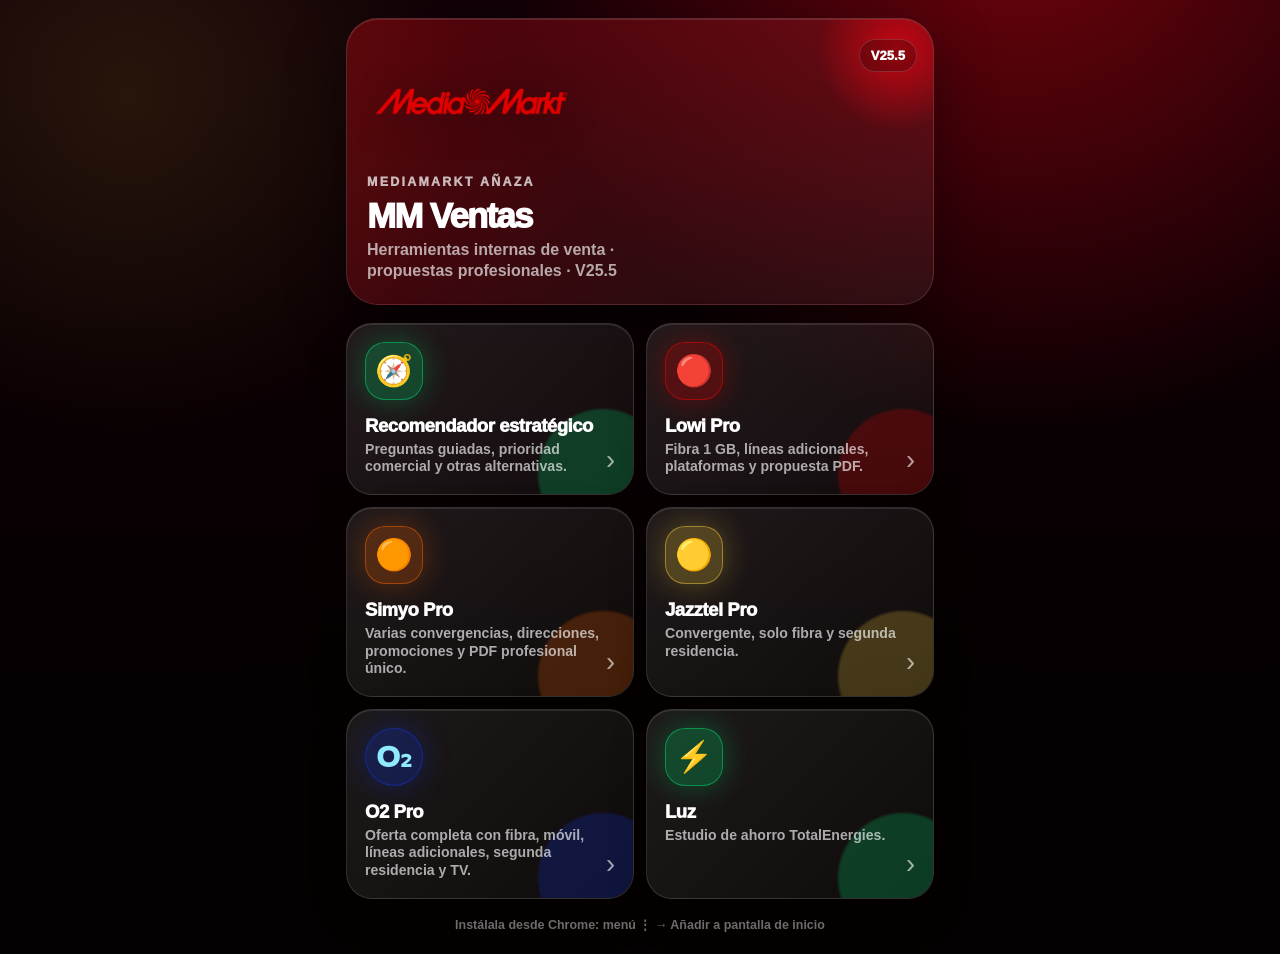
<file: index.html>
<!DOCTYPE html>
<html lang="es">
<head>
  <meta charset="UTF-8" />
  <meta name="viewport" content="width=device-width, initial-scale=1, viewport-fit=cover, maximum-scale=1, user-scalable=no" />
  <meta name="theme-color" content="#090003" />
  <meta name="mobile-web-app-capable" content="yes" />
  <meta name="apple-mobile-web-app-capable" content="yes" />
  <meta name="apple-mobile-web-app-status-bar-style" content="black-translucent" />
  <title>MM Ventas</title>
  <link rel="manifest" href="manifest.webmanifest">
  <link rel="icon" href="assets/icon.svg" type="image/svg+xml">
  <style>
    :root{--bg:#070003;--bg2:#170006;--card:rgba(255,255,255,.075);--stroke:rgba(255,255,255,.13);--text:#fff;--dim:rgba(255,255,255,.65);--mm:#e30613;--green:#00e676;--yellow:#ffd23f;--orange:#ff6600;--blue:#00ccff}
    *{box-sizing:border-box}
    html,body{margin:0;min-height:100%;background:#070003;color:var(--text);font-family:Inter,Segoe UI,Roboto,Arial,sans-serif;-webkit-tap-highlight-color:transparent}
    body{background:radial-gradient(circle at 80% -10%,rgba(227,6,19,.45),transparent 36%),radial-gradient(circle at 10% 10%,rgba(255,210,63,.10),transparent 24%),linear-gradient(180deg,#110006,#050001 70%);overflow-x:hidden}
    .app{min-height:100dvh;padding:calc(env(safe-area-inset-top,0px) + 18px) 16px calc(env(safe-area-inset-bottom,0px) + 22px);display:flex;flex-direction:column;gap:18px}
    .hero{position:relative;overflow:hidden;border:1px solid rgba(255,255,255,.12);border-radius:32px;padding:24px 20px 22px;background:linear-gradient(135deg,rgba(227,6,19,.34),rgba(255,255,255,.06));box-shadow:0 20px 60px rgba(0,0,0,.40),inset 0 1px 0 rgba(255,255,255,.12);animation:heroIn .45s cubic-bezier(.2,.9,.2,1) both}
    .hero:before{content:"";position:absolute;right:-50px;top:-55px;width:170px;height:170px;border-radius:50%;background:radial-gradient(circle,rgba(227,6,19,.75),transparent 68%);filter:blur(2px)}
    .kicker{font-size:.78rem;letter-spacing:.18em;text-transform:uppercase;font-weight:950;color:rgba(255,255,255,.72)}
    h1{font-size:2.18rem;line-height:.95;margin:10px 0 8px;font-weight:1000;letter-spacing:-.05em}
    .sub{color:var(--dim);font-weight:750;font-size:1rem;max-width:300px;line-height:1.3}
    .badge{position:absolute;right:16px;top:20px;border:1px solid rgba(255,255,255,.15);background:rgba(0,0,0,.25);border-radius:999px;padding:8px 11px;font-weight:950;font-size:.82rem}
    .grid{display:grid;grid-template-columns:1fr;gap:12px;animation:cardsIn .5s .08s cubic-bezier(.2,.9,.2,1) both}
    .card{position:relative;display:flex;align-items:center;gap:15px;text-decoration:none;color:var(--text);min-height:104px;padding:18px;border-radius:26px;border:1px solid var(--stroke);background:linear-gradient(135deg,rgba(255,255,255,.10),rgba(255,255,255,.045));box-shadow:0 16px 36px rgba(0,0,0,.26),inset 0 1px 0 rgba(255,255,255,.10);overflow:hidden;transform:translateZ(0);transition:transform .18s ease,background .18s ease,border-color .18s ease}
    .card:active{transform:scale(.975)}
    .card:after{content:"";position:absolute;right:-35px;bottom:-45px;width:130px;height:130px;border-radius:50%;background:var(--accent);opacity:.22;filter:blur(1px)}
    .icon{width:58px;height:58px;border-radius:20px;display:flex;align-items:center;justify-content:center;background:color-mix(in srgb,var(--accent),transparent 76%);border:1px solid color-mix(in srgb,var(--accent),transparent 55%);font-size:1.9rem;box-shadow:0 0 30px color-mix(in srgb,var(--accent),transparent 70%);flex:0 0 auto}
    .meta{min-width:0;z-index:1}.title{font-size:1.16rem;font-weight:1000;margin-bottom:4px;letter-spacing:-.025em}.desc{font-size:.88rem;color:var(--dim);font-weight:700;line-height:1.25}.arrow{margin-left:auto;font-size:1.7rem;color:rgba(255,255,255,.62);z-index:1}
    .footer{margin-top:auto;color:rgba(255,255,255,.42);font-size:.78rem;text-align:center;font-weight:700;animation:fadeIn .5s .2s both}
    @media (min-width:680px){.app{max-width:620px;margin:0 auto}.grid{grid-template-columns:1fr 1fr}.card{min-height:135px;align-items:flex-start;flex-direction:column}.arrow{position:absolute;right:18px;bottom:18px}}
    @keyframes heroIn{from{opacity:0;transform:translateY(20px) scale(.98)}to{opacity:1;transform:none}}@keyframes cardsIn{from{opacity:0;transform:translateY(28px)}to{opacity:1;transform:none}}@keyframes fadeIn{from{opacity:0}to{opacity:1}}
  </style>
</head>
<body>
  <main class="app">
    <section class="hero">
      <!-- En cada actualización: sincronizar la versión de badge, sub y CACHE_NAME en service-worker.js. -->
      <div class="badge">V25.5</div>
      <img src="assets/mediamarkt-logo.png" alt="MediaMarkt" style="width:210px;max-width:68%;height:auto;display:block;margin-bottom:14px;filter:drop-shadow(0 8px 18px rgba(0,0,0,.28))">
      <div class="kicker">MediaMarkt Añaza</div><h1>MM Ventas</h1><div class="sub">Herramientas internas de venta · propuestas profesionales · V25.5</div>
    </section>
    <section class="grid">
      <a class="card" style="--accent:#00e676" href="pages/recomendador.html"><div class="icon">🧭</div><div class="meta"><div class="title">Recomendador estratégico</div><div class="desc">Preguntas guiadas, prioridad comercial y otras alternativas.</div></div><div class="arrow">›</div></a>
      <a class="card" style="--accent:#ff0000" href="pages/lowi.html"><div class="icon">🔴</div><div class="meta"><div class="title">Lowi Pro</div><div class="desc">Fibra 1 GB, líneas adicionales, plataformas y propuesta PDF.</div></div><div class="arrow">›</div></a>
      <a class="card" style="--accent:#ff6600" href="pages/simyo.html"><div class="icon">🟠</div><div class="meta"><div class="title">Simyo Pro</div><div class="desc">Varias convergencias, direcciones, promociones y PDF profesional único.</div></div><div class="arrow">›</div></a>
      <a class="card" style="--accent:#ffd23f" href="pages/jazztel.html"><div class="icon">🟡</div><div class="meta"><div class="title">Jazztel Pro</div><div class="desc">Convergente, solo fibra y segunda residencia.</div></div><div class="arrow">›</div></a>
      <a class="card" style="--accent:#1238ee" href="pages/o2.html"><div class="icon" style="border-radius:50%;font-weight:1000;color:#8feaff">O₂</div><div class="meta"><div class="title">O2 Pro</div><div class="desc">Oferta completa con fibra, móvil, líneas adicionales, segunda residencia y TV.</div></div><div class="arrow">›</div></a>
      <a class="card" style="--accent:#00e676" href="pages/luz.html"><div class="icon">⚡</div><div class="meta"><div class="title">Luz</div><div class="desc">Estudio de ahorro TotalEnergies.</div></div><div class="arrow">›</div></a>
      <!--<a class="card" style="--accent:#43b9ff" href="pages/derivaciones.html"><div class="icon">📊</div><div class="meta"><div class="title">Derivaciones</div><div class="desc">Registro de vendedores, oportunidades y reporte para Teams.</div></div><div class="arrow">›</div></a>-->
    </section>
    <div class="footer install-hint">Instálala desde Chrome: menú ⋮ → Añadir a pantalla de inicio</div>
  </main>
  <script>
    if ('serviceWorker' in navigator) {
      window.addEventListener('load', () => navigator.serviceWorker.register('./service-worker.js').catch(()=>{}));
      if (window.matchMedia('(display-mode: standalone)').matches) document.querySelector('.install-hint')?.remove();
    }
  </script>
</body>
</html>
</file>
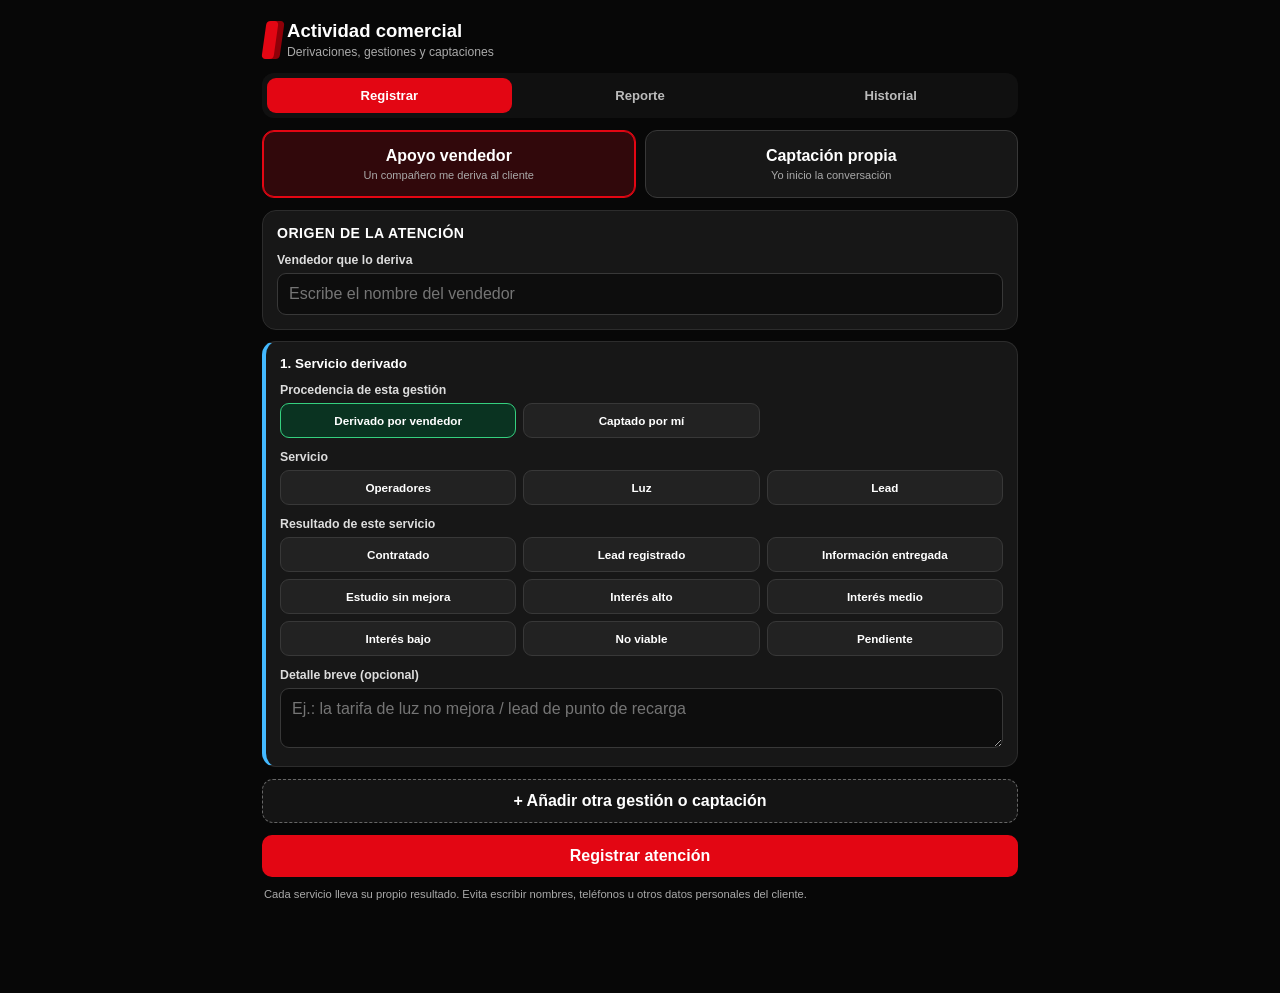
<file: pages/derivaciones.html>
<!DOCTYPE html>
<html lang="es">
<head>
  <meta charset="UTF-8">
  <meta name="viewport" content="width=device-width,initial-scale=1,maximum-scale=1,user-scalable=no">
  <meta name="theme-color" content="#070707">
  <title>Actividad comercial</title>
  <style>
    :root{--bg:#070707;--card:#171717;--card2:#222;--line:#383838;--red:#e30613;--yellow:#ffd400;--blue:#43b9ff;--green:#35d07f;--muted:#aaa;--text:#fff}
    *{box-sizing:border-box}body{margin:0;background:var(--bg);color:var(--text);font-family:"Segoe UI",Arial,sans-serif;min-height:100vh}button,input,textarea{font:inherit}button{cursor:pointer;touch-action:manipulation}.app{width:min(780px,100%);margin:auto;padding:12px 12px 90px}header{display:flex;align-items:center;gap:11px;padding:8px 2px 14px}.mark{width:12px;height:38px;border-radius:4px;background:var(--red);box-shadow:6px 0 0 #8e0008;transform:skew(-8deg)}h1{font-size:1.16rem;margin:0}.subtitle{color:var(--muted);font-size:.76rem;margin-top:3px}.tabs{display:grid;grid-template-columns:repeat(3,1fr);gap:6px;background:#101010;padding:5px;border-radius:12px;position:sticky;top:0;z-index:5}.tab{border:0;border-radius:9px;padding:10px 4px;color:#bbb;background:transparent;font-weight:800;font-size:.82rem}.tab.active{background:var(--red);color:#fff}.view{display:none;padding-top:12px}.view.active{display:block}.source-grid{display:grid;grid-template-columns:1fr 1fr;gap:9px;margin-bottom:12px}.source-btn{border:1px solid var(--line);background:var(--card);color:#fff;border-radius:12px;padding:16px 7px;font-weight:850}.source-btn small{display:block;color:var(--muted);font-size:.69rem;margin-top:4px;font-weight:500}.source-btn.active{border-color:var(--red);background:#31080b;box-shadow:inset 0 0 0 1px var(--red)}.panel,.management{background:var(--card);border:1px solid #2c2c2c;border-radius:14px;padding:14px;margin-bottom:11px}.panel-title{font-size:.88rem;text-transform:uppercase;letter-spacing:.5px;margin:0 0 11px}.management{position:relative;border-left:4px solid var(--blue)}.management.cross{border-left-color:var(--green)}.management-head{display:flex;justify-content:space-between;align-items:center;gap:8px;margin-bottom:4px}.management-title{font-size:.84rem;font-weight:900}.remove{border:0;background:#2a2a2a;color:#ff9298;border-radius:7px;padding:5px 9px}.field-label,label{display:block;color:#ddd;font-size:.77rem;font-weight:750;margin:12px 0 6px}input,textarea{width:100%;border:1px solid var(--line);background:#0d0d0d;color:#fff;border-radius:9px;padding:11px;outline:0}input:focus,textarea:focus{border-color:var(--red)}textarea{min-height:56px;resize:vertical}.chips{display:grid;grid-template-columns:repeat(2,minmax(0,1fr));gap:7px}.chip{border:1px solid var(--line);background:var(--card2);color:#fff;border-radius:9px;padding:10px 5px;font-size:.73rem;font-weight:700}.chip.active{background:#3b0c0f;border-color:var(--red)}.origin-chips .chip.active{background:#0a3321;border-color:var(--green)}.help{color:var(--muted);font-size:.7rem;line-height:1.4;margin:7px 1px}.conditional{display:none}.conditional.show{display:block}.primary,.secondary{border-radius:10px;padding:12px;font-weight:850}.primary{width:100%;border:0;background:var(--red);color:#fff}.secondary{border:1px solid var(--line);background:#252525;color:#fff}.add-management{width:100%;margin:1px 0 12px;border:1px dashed #666;background:#141414;color:#fff;border-radius:11px;padding:12px;font-weight:800}.notice{color:var(--muted);font-size:.7rem;line-height:1.4;margin:10px 2px 0}.stats{display:grid;grid-template-columns:repeat(4,1fr);gap:6px;margin-bottom:10px}.stat{background:var(--card);border:1px solid #292929;border-radius:11px;text-align:center;padding:11px 3px}.stat strong{display:block;font-size:1.35rem}.stat span{color:var(--muted);font-size:.59rem}.report{background:linear-gradient(145deg,#1a1a1a,#101010);border:1px solid #333;border-top:4px solid var(--red);border-radius:14px;padding:16px}.report h2{margin:0;font-size:1rem}.report-date{color:var(--muted);font-size:.75rem;margin-top:3px}.report-section{margin-top:16px}.report-section h3{color:var(--yellow);font-size:.78rem;text-transform:uppercase;margin:0 0 7px}.report-mini{color:#aaa;font-size:.65rem;font-weight:850;text-transform:uppercase;letter-spacing:.5px;margin:10px 0 3px}.report-row{display:flex;justify-content:space-between;gap:12px;padding:6px 0;border-bottom:1px solid #292929;font-size:.81rem}.report-row:last-child{border-bottom:0}.report-row span:last-child{font-weight:850;text-align:right}.actions{display:grid;grid-template-columns:1fr 1fr;gap:8px;margin-top:10px}.actions .primary,.actions .secondary{font-size:.77rem}.empty{text-align:center;color:var(--muted);padding:28px 10px;font-size:.84rem}.history-head{display:flex;gap:8px;margin-bottom:10px}.history-head input{flex:1}.entry{background:var(--card);border:1px solid #292929;border-radius:12px;padding:12px;margin-bottom:8px}.entry-top{display:flex;justify-content:space-between;gap:8px}.badge{display:inline-block;padding:4px 7px;border-radius:20px;font-size:.64rem;font-weight:850;background:#342023;color:#ffadb2}.badge.own{background:#183426;color:#8ff0bb}.entry strong{display:block;margin-top:7px;font-size:.9rem}.entry-actions{display:flex;gap:5px}.icon-btn{background:#292929;border:0;color:#ddd;border-radius:7px;padding:6px 8px}.entry-item{margin-top:8px;padding:8px;background:#101010;border-radius:8px;font-size:.74rem;line-height:1.4}.entry-item b{color:var(--yellow)}.entry-item small{display:block;color:var(--muted);font-size:.69rem}.footer-tools{display:grid;grid-template-columns:repeat(3,1fr);gap:6px;margin-top:14px}.footer-tools button,.file-label{border:1px solid var(--line);background:#191919;color:#ccc;border-radius:8px;padding:9px 4px;text-align:center;font-size:.67rem;font-weight:700;cursor:pointer}.danger{color:#ff9198!important}#toast{position:fixed;left:50%;bottom:22px;transform:translate(-50%,20px);background:#fff;color:#111;border-radius:30px;padding:10px 18px;font-weight:850;font-size:.8rem;opacity:0;pointer-events:none;transition:.2s;z-index:20;box-shadow:0 5px 25px #0009}#toast.show{opacity:1;transform:translate(-50%,0)}
    @media(min-width:600px){.chips{grid-template-columns:repeat(3,1fr)}}@media(max-width:430px){.stats{grid-template-columns:repeat(2,1fr)}}
  </style>
</head>
<body>
<main class="app">
  <header><div class="mark"></div><div><h1>Actividad comercial</h1><div class="subtitle">Derivaciones, gestiones y captaciones</div></div></header>
  <nav class="tabs"><button class="tab active" data-view="register">Registrar</button><button class="tab" data-view="report">Reporte</button><button class="tab" data-view="history">Historial</button></nav>

  <section id="register" class="view active">
    <div class="source-grid">
      <button class="source-btn active" data-source="seller">Apoyo vendedor<small>Un compañero me deriva al cliente</small></button>
      <button class="source-btn" data-source="own">Captación propia<small>Yo inicio la conversación</small></button>
    </div>
    <form id="recordForm">
      <div id="sellerPanel" class="panel"><h2 class="panel-title">Origen de la atención</h2><label for="seller">Vendedor que lo deriva</label><input id="seller" list="sellerList" autocomplete="off" placeholder="Escribe el nombre del vendedor" required><datalist id="sellerList"></datalist></div>
      <div id="managements"></div>
      <button id="addManagement" class="add-management" type="button">+ Añadir otra gestión o captación</button>
      <button id="saveRecord" class="primary" type="submit">Registrar atención</button>
      <div class="notice">Cada servicio lleva su propio resultado. Evita escribir nombres, teléfonos u otros datos personales del cliente.</div>
    </form>
  </section>

  <section id="report" class="view">
    <div class="panel"><label for="reportDate" style="margin-top:0">Día del reporte</label><input id="reportDate" type="date"></div>
    <div id="stats" class="stats"></div><div id="reportCard" class="report"></div>
    <div class="actions"><button id="copyReport" class="primary">Copiar para Teams</button><button id="downloadImage" class="secondary">Descargar imagen</button></div>
  </section>

  <section id="history" class="view">
    <div class="history-head"><input id="historyDate" type="date"><button id="todayHistory" class="secondary">Hoy</button></div><div id="historyList"></div>
    <div class="footer-tools"><button id="exportData">Exportar copia</button><label class="file-label">Importar copia<input id="importData" type="file" accept="application/json" hidden></label><button id="clearData" class="danger">Borrar todo</button></div>
  </section>
</main>
<div id="toast">Registrado</div>

<script>
(()=>{
  'use strict';
  const STORAGE_KEY='mm_derivaciones_v2',OLD_KEY='mm_derivaciones_v1',SELLERS_KEY='mm_derivaciones_vendedores_v1';
  const SERVICES=['Operadores','Luz','Lead'];
  const REFERRED_RESULTS=['Contratado','Lead registrado','Información entregada','Estudio sin mejora','Interés alto','Interés medio','Interés bajo','No viable','Pendiente'];
  const CAPTURE_RESULTS=['Contratado','Lead registrado','Información entregada','Estudio sin mejora','Interés alto','Interés medio','Interés bajo','No viable','Pendiente'];
  const REASONS=['Falta factura o documentación','Tiene que consultarlo','Quiere comparar o pensarlo','Tiene permanencia','Otro motivo'];
  let source='seller',editingId=null,nextItemId=1,records=loadRecords(),items=[];
  const $=id=>document.getElementById(id),esc=v=>String(v??'').replace(/[&<>'"]/g,c=>({'&':'&amp;','<':'&lt;','>':'&gt;',"'":'&#39;','"':'&quot;'}[c]));
  const localISO=(d=new Date())=>`${d.getFullYear()}-${String(d.getMonth()+1).padStart(2,'0')}-${String(d.getDate()).padStart(2,'0')}`;
  function loadJSON(k,f){try{return JSON.parse(localStorage.getItem(k))??f}catch{return f}}
  function itemOriginLabel(o){return o==='referred'?'Derivado por vendedor':o==='cross'?'Captado durante la atención':'Captación propia'}
  function prettyDate(iso){return new Date(iso+'T12:00:00').toLocaleDateString('es-ES',{day:'2-digit',month:'2-digit',year:'numeric'})}
  function migrateOld(old){return old.map(r=>{const oldServices=Array.isArray(r.services)&&r.services.length?r.services:(r.service?[r.service]:['Operadores']);const own=r.type==='Captación'||r.type==='Interesado';return{id:r.id||String(Date.now()+Math.random()),date:r.date||localISO(),createdAt:r.createdAt||new Date().toISOString(),updatedAt:r.updatedAt||new Date().toISOString(),source:own?'own':'seller',seller:own?'':(r.seller||''),items:oldServices.map(service=>({id:nextItemId++,service:service==='Placas solares'?'Lead':service,origin:own?'own':'referred',result:own?(r.status||'Interés medio'):(r.status==='Se lleva información'?'Información entregada':r.status||'Pendiente'),reason:r.reason||'',details:r.details||''}))}})}
  function loadRecords(){const current=loadJSON(STORAGE_KEY,null);if(Array.isArray(current))return current;const old=loadJSON(OLD_KEY,[]);const migrated=Array.isArray(old)?migrateOld(old):[];if(migrated.length)localStorage.setItem(STORAGE_KEY,JSON.stringify(migrated));return migrated}
  function save(){localStorage.setItem(STORAGE_KEY,JSON.stringify(records))}
  function toast(msg){const t=$('toast');t.textContent=msg;t.classList.add('show');clearTimeout(toast.timer);toast.timer=setTimeout(()=>t.classList.remove('show'),1600)}
  function newItem(originValue){return{id:nextItemId++,service:'',origin:originValue||(source==='seller'?(items.length?'cross':'referred'):'own'),result:'',reason:'',details:''}}

  document.querySelectorAll('.tab').forEach(b=>b.onclick=()=>{document.querySelectorAll('.tab,.view').forEach(x=>x.classList.remove('active'));b.classList.add('active');$(b.dataset.view).classList.add('active');if(b.dataset.view==='report')renderReport();if(b.dataset.view==='history')renderHistory()});
  document.querySelectorAll('.source-btn').forEach(b=>b.onclick=()=>setSource(b.dataset.source));
  function setSource(value,keep=false){source=value;document.querySelectorAll('.source-btn').forEach(b=>b.classList.toggle('active',b.dataset.source===value));$('sellerPanel').style.display=value==='seller'?'block':'none';$('seller').required=value==='seller';if(!keep){items=[newItem(value==='seller'?'referred':'own')]}else items.forEach(i=>{if(value==='own')i.origin='own';else if(i.origin==='own')i.origin='referred'});renderItems()}

  function renderItems(){
    $('managements').innerHTML=items.map((item,index)=>{
      const isCapture=item.origin!=='referred',results=isCapture?CAPTURE_RESULTS:REFERRED_RESULTS,showReason=isCapture&&(/Interés|Información/.test(item.result));
      return `<article class="management ${isCapture?'cross':''}" data-item="${item.id}"><div class="management-head"><div class="management-title">${index+1}. ${item.origin==='referred'?'Servicio derivado':'Captación comercial'}</div>${items.length>1?`<button type="button" class="remove" data-remove="${item.id}">Eliminar</button>`:''}</div>${source==='seller'?`<span class="field-label">Procedencia de esta gestión</span><div class="chips origin-chips">${[['referred','Derivado por vendedor'],['cross','Captado por mí']].map(x=>chip(item.id,'origin',x[0],x[1],item.origin===x[0])).join('')}</div>`:''}<span class="field-label">Servicio</span><div class="chips">${SERVICES.map(s=>chip(item.id,'service',s,s,item.service===s)).join('')}</div><span class="field-label">Resultado de este servicio</span><div class="chips">${results.map(r=>chip(item.id,'result',r,r,item.result===r)).join('')}</div>${isCapture?`<div class="help"><b>Interés alto:</b> quiere tramitar pero le falta algo. <b>Medio:</b> se lleva la información para valorarla. <b>Bajo:</b> no muestra una intención clara.</div>`:''}<div class="conditional ${showReason?'show':''}"><span class="field-label">¿Por qué no se tramita ahora?</span><div class="chips">${REASONS.map(r=>chip(item.id,'reason',r,r,item.reason===r)).join('')}</div></div><label>Detalle breve (opcional)</label><textarea data-detail="${item.id}" placeholder="Ej.: la tarifa de luz no mejora / lead de punto de recarga">${esc(item.details)}</textarea></article>`}).join('');
    document.querySelectorAll('[data-item-field]').forEach(b=>b.onclick=()=>updateItem(+b.dataset.itemId,b.dataset.itemField,b.dataset.value));
    document.querySelectorAll('[data-remove]').forEach(b=>b.onclick=()=>{items=items.filter(i=>i.id!==+b.dataset.remove);renderItems()});
    document.querySelectorAll('[data-detail]').forEach(t=>t.oninput=()=>{const i=items.find(x=>x.id===+t.dataset.detail);if(i)i.details=t.value});
  }
  function chip(id,field,value,label,active){return `<button type="button" class="chip ${active?'active':''}" data-item-field="${field}" data-item-id="${id}" data-value="${esc(value)}">${esc(label)}</button>`}
  function updateItem(id,field,value){const item=items.find(i=>i.id===id);if(!item)return;item[field]=value;if(field==='origin'){item.result='';item.reason=''}if(field==='result'&&!/Interés|Información/.test(value))item.reason='';renderItems()}
  $('addManagement').onclick=()=>{items.push(newItem());renderItems();setTimeout(()=>document.querySelector(`[data-item="${items.at(-1).id}"]`)?.scrollIntoView({behavior:'smooth',block:'center'}),30)};

  $('recordForm').onsubmit=e=>{e.preventDefault();const seller=$('seller').value.trim();if(source==='seller'&&!seller)return toast('Escribe el vendedor');if(!items.length)return toast('Añade una gestión');for(const i of items){if(!i.service)return toast('Selecciona el servicio en cada gestión');if(!i.result)return toast('Selecciona el resultado de cada gestión');if(i.origin!=='referred'&&/Interés|Información/.test(i.result)&&!i.reason)return toast('Indica por qué queda pendiente')}const wasEditing=!!editingId,previous=records.find(r=>r.id===editingId),record={id:editingId||String(Date.now()),date:previous?.date||localISO(),createdAt:previous?.createdAt||new Date().toISOString(),updatedAt:new Date().toISOString(),source,seller:source==='seller'?seller:'',items:JSON.parse(JSON.stringify(items))};records=editingId?records.map(r=>r.id===editingId?record:r):[...records,record];rememberSeller(record.seller);save();resetForm();toast(wasEditing?'Cambios guardados':'✓ Atención registrada')};
  function resetForm(){editingId=null;$('recordForm').reset();items=[];setSource('seller');$('saveRecord').textContent='Registrar atención';updateSellerList()}
  function rememberSeller(n){if(!n)return;const list=loadJSON(SELLERS_KEY,[]);if(!list.some(x=>x.toLowerCase()===n.toLowerCase())){list.push(n);localStorage.setItem(SELLERS_KEY,JSON.stringify(list))}}
  function updateSellerList(){const names=[...new Set([...loadJSON(SELLERS_KEY,[]),...records.map(r=>r.seller).filter(Boolean)])].sort((a,b)=>a.localeCompare(b));$('sellerList').innerHTML=names.map(n=>`<option value="${esc(n)}"></option>`).join('')}

  $('reportDate').value=$('historyDate').value=localISO();$('reportDate').onchange=renderReport;$('historyDate').onchange=renderHistory;$('todayHistory').onclick=()=>{$('historyDate').value=localISO();renderHistory()};
  const dayRecords=date=>records.filter(r=>r.date===date),allItems=list=>list.flatMap(r=>r.items.map(i=>({...i,record:r}))),count=(array,getter)=>array.reduce((a,x)=>{const k=getter(x)||'Sin indicar';a[k]=(a[k]||0)+1;return a},{}),sorted=o=>Object.entries(o).sort((a,b)=>b[1]-a[1]||a[0].localeCompare(b[0]));
  const rows=o=>sorted(o).map(([n,c])=>`<div class="report-row"><span>${esc(n)}</span><span>${c}</span></div>`).join('');
  function renderReport(){const date=$('reportDate').value||localISO(),list=dayRecords(date),sellerRecords=list.filter(r=>r.source==='seller'),ownRecords=list.filter(r=>r.source==='own'),its=allItems(list),referred=its.filter(i=>i.origin==='referred'),captured=its.filter(i=>i.origin!=='referred'),sales=its.filter(i=>i.result==='Contratado').length,leads=its.filter(i=>i.result==='Lead registrado').length;$('stats').innerHTML=`<div class="stat"><strong>${sellerRecords.length}</strong><span>DERIVACIONES</span></div><div class="stat"><strong>${captured.length}</strong><span>CAPTACIONES</span></div><div class="stat"><strong>${sales}</strong><span>VENTAS</span></div><div class="stat"><strong>${leads}</strong><span>LEADS</span></div>`;if(!list.length){$('reportCard').innerHTML=`<h2>ACTIVIDAD COMERCIAL</h2><div class="report-date">${prettyDate(date)}</div><div class="empty">No hay registros para este día.</div>`;return}const sellers=rows(count(sellerRecords,r=>r.seller)),referredResults=rows(count(referred,i=>`${i.service} · ${i.result}`)),captureServices=rows(count(captured,i=>i.service)),captureResults=rows(count(captured,i=>i.result)),reasons=rows(count(captured.filter(i=>i.reason),i=>i.reason));$('reportCard').innerHTML=`<h2>ACTIVIDAD COMERCIAL</h2><div class="report-date">${prettyDate(date)}</div><div class="report-section"><h3>Apoyo de vendedores · ${sellerRecords.length}</h3><div class="report-mini">Clientes derivados</div>${sellers||'<div class="report-row"><span>Sin derivaciones</span><span>0</span></div>'}<div class="report-mini">Gestiones derivadas</div>${referredResults||'<div class="report-row"><span>Sin gestiones</span><span>0</span></div>'}</div><div class="report-section"><h3>Captación comercial · ${captured.length}</h3><div class="report-mini">Servicios captados</div>${captureServices||'<div class="report-row"><span>Sin captaciones</span><span>0</span></div>'}${captureResults?`<div class="report-mini">Resultados</div>${captureResults}`:''}${reasons?`<div class="report-mini">Motivos pendientes</div>${reasons}`:''}</div>`}
  function reportText(){const date=$('reportDate').value||localISO(),list=dayRecords(date),sellerRecords=list.filter(r=>r.source==='seller'),its=allItems(list),referred=its.filter(i=>i.origin==='referred'),captured=its.filter(i=>i.origin!=='referred');if(!list.length)return`🔴 ACTIVIDAD COMERCIAL — ${prettyDate(date)}\n\nSin registros.`;let t=`🔴 ACTIVIDAD COMERCIAL — ${prettyDate(date)}\n\n🤝 APOYO DE VENDEDORES\nClientes derivados: ${sellerRecords.length}\n`;sorted(count(sellerRecords,r=>r.seller)).forEach(([n,c])=>t+=`• ${n}: ${c}\n`);t+='\nGESTIONES DERIVADAS\n';sorted(count(referred,i=>`${i.service} — ${i.result}`)).forEach(([n,c])=>t+=`• ${n}: ${c}\n`);t+=`\n🎯 CAPTACIÓN COMERCIAL\nOportunidades captadas: ${captured.length}\n`;sorted(count(captured,i=>`${i.service} — ${i.result}`)).forEach(([n,c])=>t+=`• ${n}: ${c}\n`);const reasons=sorted(count(captured.filter(i=>i.reason),i=>i.reason));if(reasons.length){t+='\nMOTIVOS PENDIENTES\n';reasons.forEach(([n,c])=>t+=`• ${n}: ${c}\n`)}return t.trim()}
  $('copyReport').onclick=async()=>{try{await navigator.clipboard.writeText(reportText());toast('Copiado para Teams')}catch{const t=document.createElement('textarea');t.value=reportText();document.body.appendChild(t);t.select();document.execCommand('copy');t.remove();toast('Copiado para Teams')}};
  function wrap(ctx,text,w){const words=text.split(/\s+/),out=[];let line='';for(const word of words){const test=line?line+' '+word:word;if(ctx.measureText(test).width>w&&line){out.push(line);line=word}else line=test}if(line)out.push(line);return out}
  $('downloadImage').onclick=()=>{const sourceLines=reportText().replace(/[🔴🤝🎯•]/g,'').split('\n'),canvas=document.createElement('canvas'),ctx=canvas.getContext('2d'),width=1080,pad=72,lineH=42;ctx.font='28px Segoe UI';const lines=[];sourceLines.forEach(x=>x?wrap(ctx,x,width-pad*2).forEach(y=>lines.push(y)):lines.push(''));canvas.width=width;canvas.height=Math.max(600,pad*2+lines.length*lineH+70);const g=ctx.createLinearGradient(0,0,width,canvas.height);g.addColorStop(0,'#202020');g.addColorStop(1,'#090909');ctx.fillStyle=g;ctx.fillRect(0,0,width,canvas.height);ctx.fillStyle='#e30613';ctx.fillRect(0,0,width,18);let y=pad+25;lines.forEach((line,i)=>{const heading=i===0||/^(APOYO|GESTIONES|CAPTACIÓN|MOTIVOS)/.test(line);ctx.font=heading?'bold 30px Segoe UI':'28px Segoe UI';ctx.fillStyle=heading?(i===0?'#fff':'#ffd400'):'#e8e8e8';ctx.fillText(line,pad,y);y+=lineH});ctx.fillStyle='#777';ctx.font='22px Segoe UI';ctx.fillText('Registro interno · MediaMarkt Añaza',pad,canvas.height-45);const a=document.createElement('a');a.download=`actividad-comercial-${$('reportDate').value}.png`;a.href=canvas.toDataURL('image/png');a.click();toast('Imagen descargada')};

  function renderHistory(){const list=dayRecords($('historyDate').value||localISO()).sort((a,b)=>b.createdAt.localeCompare(a.createdAt));if(!list.length){$('historyList').innerHTML='<div class="empty">No hay registros este día.</div>';return}$('historyList').innerHTML=list.map(r=>`<article class="entry"><div class="entry-top"><div><span class="badge ${r.source==='own'?'own':''}">${r.source==='seller'?'Apoyo vendedor':'Captación propia'}</span><strong>${r.source==='seller'?'Vendedor: '+esc(r.seller):'Atención iniciada por mí'}</strong></div><div class="entry-actions"><button class="icon-btn" data-edit="${r.id}">✎</button><button class="icon-btn danger" data-delete="${r.id}">×</button></div></div>${r.items.map(i=>`<div class="entry-item"><b>${esc(i.service)} · ${esc(i.result)}</b><small>${esc(itemOriginLabel(i.origin))}${i.reason?' · '+esc(i.reason):''}</small>${i.details?esc(i.details):''}</div>`).join('')}</article>`).join('');document.querySelectorAll('[data-edit]').forEach(b=>b.onclick=()=>editRecord(b.dataset.edit));document.querySelectorAll('[data-delete]').forEach(b=>b.onclick=()=>deleteRecord(b.dataset.delete))}
  function editRecord(id){const r=records.find(x=>x.id===id);if(!r)return;editingId=id;source=r.source;$('seller').value=r.seller||'';items=JSON.parse(JSON.stringify(r.items));nextItemId=Math.max(nextItemId,...items.map(i=>Number(i.id)||0))+1;setSource(source,true);$('saveRecord').textContent='Guardar cambios';document.querySelector('[data-view="register"]').click();window.scrollTo({top:0,behavior:'smooth'})}
  function deleteRecord(id){if(!confirm('¿Eliminar esta atención completa?'))return;records=records.filter(r=>r.id!==id);save();renderHistory();toast('Atención eliminada')}
  $('exportData').onclick=()=>{const blob=new Blob([JSON.stringify({version:2,exportedAt:new Date().toISOString(),records},null,2)],{type:'application/json'}),a=document.createElement('a');a.href=URL.createObjectURL(blob);a.download=`copia-actividad-${localISO()}.json`;a.click();URL.revokeObjectURL(a.href)};
  $('importData').onchange=async e=>{const file=e.target.files[0];if(!file)return;try{const data=JSON.parse(await file.text()),incoming=Array.isArray(data)?data:data.records;if(!Array.isArray(incoming))throw 0;const map=new Map(records.map(r=>[r.id,r]));incoming.forEach(r=>map.set(r.id||String(Date.now()+Math.random()),r));records=[...map.values()];save();updateSellerList();renderHistory();toast('Copia importada')}catch{alert('El archivo no es una copia válida.')}e.target.value=''};
  $('clearData').onclick=()=>{if(confirm('¿Borrar definitivamente todas las atenciones de este dispositivo?')){records=[];save();renderHistory();toast('Datos borrados')}};
  updateSellerList();setSource('seller');renderReport();
})();
</script>
</body>
</html>
</file>
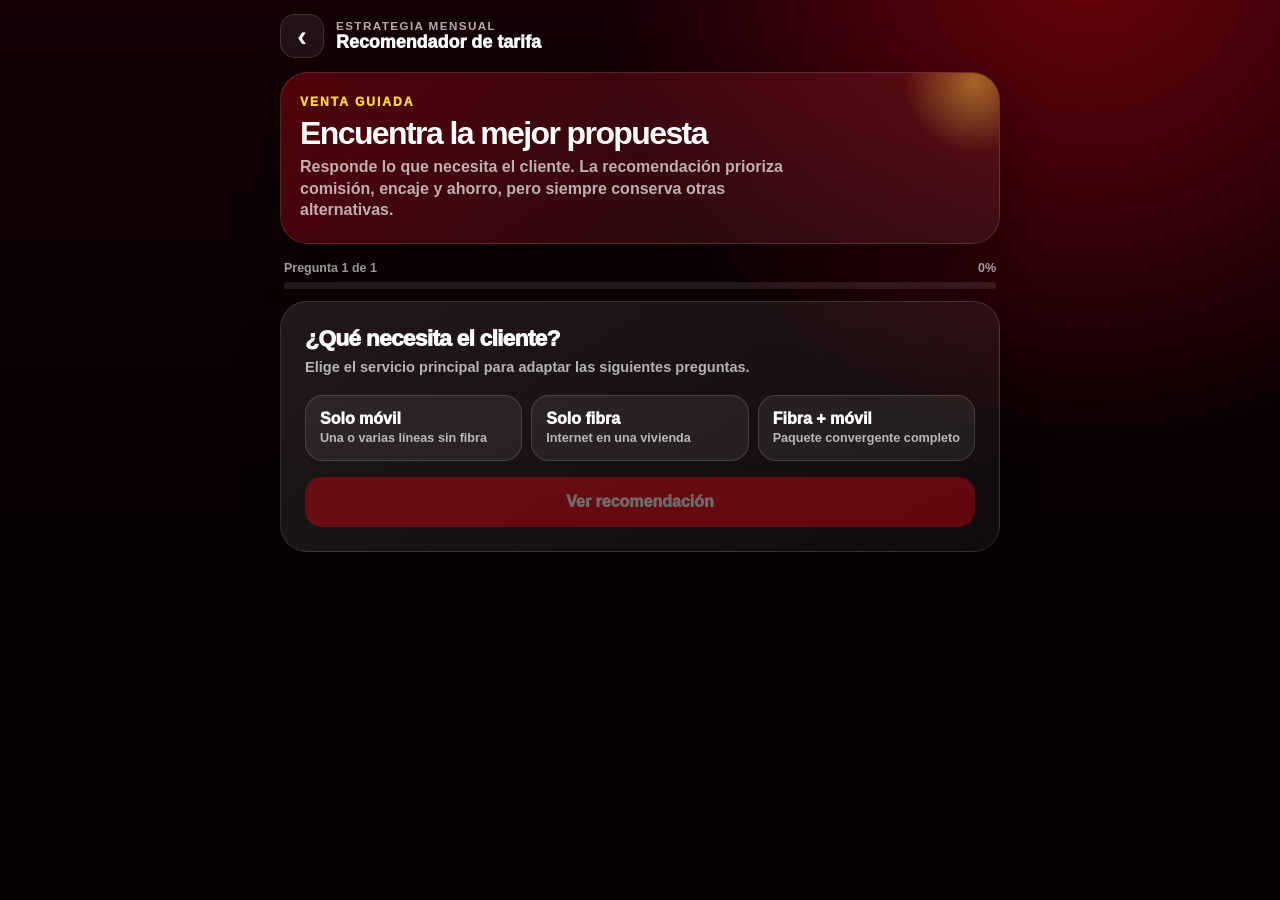
<file: pages/recomendador.html>
<!DOCTYPE html>
<html lang="es">
<head>
  <meta charset="UTF-8">
  <meta name="viewport" content="width=device-width, initial-scale=1, viewport-fit=cover, maximum-scale=1, user-scalable=no">
  <meta name="theme-color" content="#090003">
  <title>Recomendador estratégico · MM Ventas</title>
  <style>
    :root{
      --bg:#070003;--card:rgba(255,255,255,.075);--stroke:rgba(255,255,255,.13);
      --text:#fff;--dim:rgba(255,255,255,.68);--mm:#e30613;--green:#00e676;
      --yellow:#ffd23f;--orange:#ff6600;--blue:#00ccff;
    }
    *{box-sizing:border-box}
    html,body{margin:0;min-height:100%;background:#070003;color:var(--text);font-family:Inter,Segoe UI,Roboto,Arial,sans-serif;-webkit-tap-highlight-color:transparent}
    body{background:radial-gradient(circle at 85% -5%,rgba(227,6,19,.42),transparent 34%),linear-gradient(180deg,#120006,#050001 72%);overflow-x:hidden}
    button,input{font:inherit}
    button{cursor:pointer}
    .app{min-height:100dvh;max-width:760px;margin:auto;padding:calc(env(safe-area-inset-top,0px) + 14px) 14px calc(env(safe-area-inset-bottom,0px) + 28px)}
    .topbar{display:flex;align-items:center;gap:12px;margin-bottom:14px}
    .back{width:44px;height:44px;display:grid;place-items:center;border-radius:15px;border:1px solid var(--stroke);background:rgba(255,255,255,.07);color:#fff;text-decoration:none;font-size:1.8rem;font-weight:900}
    .top-sub{color:var(--dim);font-size:.73rem;font-weight:900;letter-spacing:.12em;text-transform:uppercase}
    .top-title{font-size:1.12rem;font-weight:1000}
    .hero{position:relative;overflow:hidden;border:1px solid var(--stroke);border-radius:28px;padding:22px 19px;background:linear-gradient(135deg,rgba(227,6,19,.31),rgba(255,255,255,.055));box-shadow:0 20px 48px rgba(0,0,0,.33)}
    .hero:after{content:"";position:absolute;width:145px;height:145px;border-radius:50%;right:-48px;top:-62px;background:radial-gradient(circle,rgba(255,210,63,.45),transparent 68%)}
    .eyebrow{color:var(--yellow);font-size:.76rem;font-weight:1000;letter-spacing:.16em;text-transform:uppercase}
    h1{margin:8px 0 7px;font-size:2rem;line-height:1;letter-spacing:-.05em}
    .hero p{margin:0;max-width:520px;color:var(--dim);font-weight:720;line-height:1.35}
    .progress-wrap{margin:17px 4px 12px}
    .progress-meta{display:flex;justify-content:space-between;gap:8px;color:var(--dim);font-size:.78rem;font-weight:850;margin-bottom:7px}
    .progress{height:7px;border-radius:999px;background:rgba(255,255,255,.1);overflow:hidden}
    .progress>div{height:100%;border-radius:inherit;background:linear-gradient(90deg,var(--mm),#ff4b55);transition:width .25s ease}
    .panel{border:1px solid var(--stroke);background:linear-gradient(145deg,rgba(255,255,255,.095),rgba(255,255,255,.045));border-radius:27px;padding:20px 17px;box-shadow:0 17px 42px rgba(0,0,0,.28);animation:in .22s ease both}
    .question{font-size:1.43rem;font-weight:1000;line-height:1.1;letter-spacing:-.035em;margin:0 0 7px}
    .help{margin:0 0 17px;color:var(--dim);font-weight:700;font-size:.91rem;line-height:1.35}
    .choices{display:grid;grid-template-columns:1fr;gap:9px}
    .choice{width:100%;border:1px solid rgba(255,255,255,.14);background:rgba(255,255,255,.065);color:#fff;border-radius:18px;padding:14px;text-align:left;transition:.15s ease}
    .choice:active{transform:scale(.985)}
    .choice.selected{border-color:var(--mm);background:rgba(227,6,19,.18);box-shadow:0 0 0 1px rgba(227,6,19,.22)}
    .choice-title{font-weight:950;font-size:1rem}
    .choice-note{color:var(--dim);font-size:.79rem;font-weight:700;margin-top:3px;line-height:1.25}
    .provider{display:inline-block;margin-left:6px;padding:3px 7px;border-radius:999px;background:rgba(255,255,255,.1);font-size:.68rem;color:rgba(255,255,255,.78);vertical-align:2px}
    .input-wrap{display:flex;align-items:center;gap:9px;border:1px solid rgba(255,255,255,.14);background:rgba(0,0,0,.22);border-radius:20px;padding:5px 14px}
    .input-wrap input{width:100%;border:0;outline:0;background:transparent;color:#fff;font-size:2rem;font-weight:1000;padding:12px 0;text-align:center}
    .input-wrap span{font-size:1.5rem;font-weight:1000;color:var(--yellow)}
    .nav{display:flex;gap:10px;margin-top:16px}
    .nav button{min-height:50px;border-radius:17px;font-weight:1000;border:1px solid var(--stroke)}
    .prev{width:35%;background:rgba(255,255,255,.07);color:#fff}
    .next{flex:1;background:var(--mm);color:#fff;border-color:transparent!important;box-shadow:0 12px 28px rgba(227,6,19,.25)}
    .next:disabled{opacity:.38;box-shadow:none;cursor:default}
    .result-stack{display:grid;gap:12px}
    .result-card{position:relative;overflow:hidden;border:1px solid var(--stroke);border-radius:25px;padding:19px;background:linear-gradient(145deg,rgba(255,255,255,.105),rgba(255,255,255,.045))}
    .result-card.primary{border-color:rgba(0,230,118,.55);box-shadow:0 18px 46px rgba(0,230,118,.09)}
    .result-card:after{content:"";position:absolute;width:130px;height:130px;border-radius:50%;right:-55px;bottom:-60px;background:var(--accent,var(--mm));opacity:.16}
    .tag{display:inline-block;border-radius:999px;padding:6px 9px;background:rgba(0,230,118,.13);color:#7dffbd;font-size:.7rem;font-weight:1000;letter-spacing:.08em;text-transform:uppercase}
    .brand{font-size:1.48rem;font-weight:1000;margin:10px 0 4px}
    .pack{font-weight:850;line-height:1.32;max-width:560px}
    .price{font-size:2rem;font-weight:1000;letter-spacing:-.04em;margin:12px 0 2px}
    .price small{font-size:.82rem;color:var(--dim);letter-spacing:0}
    .conditions{color:var(--dim);font-size:.82rem;font-weight:720;line-height:1.35}
    .reason{margin-top:12px;padding:11px 12px;border-radius:15px;background:rgba(255,255,255,.065);font-size:.83rem;font-weight:800;line-height:1.35}
    .warning{margin-top:10px;color:#ffd9a3;font-size:.79rem;font-weight:800;line-height:1.35}
    .open-calc{display:inline-flex;margin-top:13px;position:relative;z-index:1;color:#fff;text-decoration:none;font-weight:950;border:1px solid rgba(255,255,255,.16);border-radius:13px;padding:10px 12px;background:rgba(255,255,255,.08)}
    .other-toggle{width:100%;min-height:52px;margin-top:13px;border-radius:17px;border:1px solid var(--stroke);background:rgba(255,255,255,.07);color:#fff;font-weight:1000}
    .alternatives{display:none;margin-top:11px;gap:10px}
    .alternatives.open{display:grid}
    .summary{border:1px solid var(--stroke);border-radius:19px;padding:13px;background:rgba(0,0,0,.2);color:var(--dim);font-size:.82rem;font-weight:750;line-height:1.45;margin-bottom:12px}
    .restart{width:100%;min-height:50px;margin-top:12px;border:0;border-radius:17px;background:var(--mm);color:#fff;font-weight:1000}
    .tiny{font-size:.74rem;color:rgba(255,255,255,.48);line-height:1.35;margin-top:12px;text-align:center}
    @media(min-width:620px){.choices.two{grid-template-columns:1fr 1fr}.choices.three{grid-template-columns:repeat(3,1fr)}.panel{padding:24px}.app{padding-left:20px;padding-right:20px}}
    @keyframes in{from{opacity:0;transform:translateY(9px)}to{opacity:1;transform:none}}
  </style>
</head>
<body>
  <main class="app">
    <div class="topbar"><a class="back" href="../index.html" aria-label="Volver">‹</a><div><div class="top-sub">Estrategia mensual</div><div class="top-title">Recomendador de tarifa</div></div></div>
    <section class="hero"><div class="eyebrow">Venta guiada</div><h1>Encuentra la mejor propuesta</h1><p>Responde lo que necesita el cliente. La recomendación prioriza comisión, encaje y ahorro, pero siempre conserva otras alternativas.</p></section>
    <div class="progress-wrap" id="progressWrap"><div class="progress-meta"><span id="progressText">Pregunta 1</span><span id="progressPct">0%</span></div><div class="progress"><div id="progressBar"></div></div></div>
    <section id="screen" class="panel"></section>
  </main>
<script>
const SIMYO_ANTI_ORIGINS=['digi','vodafone','lowi','finetwork','avatel','ptv','aire'];
const ORIGINS=[
  ['digi','Digi'],['vodafone','Vodafone'],['lowi','Lowi'],['finetwork','Finetwork'],['avatel','Avatel'],['ptv','PTV Telecom'],['aire','Aire Networks'],
  ['movistar','Movistar'],['o2','O2'],['orange','Orange'],['jazztel','Jazztel'],['simyo','Simyo'],['masmovil','MásMóvil'],['pepephone','Pepephone'],['otro','Otra compañía']
];
const TV_OPTIONS=[
  {id:'movistar_plus',name:'Movistar+',note:'9,99 €/mes como extra; también incluido en paquetes oficiales O2',provider:'Todas'},
  {id:'jazztel_tv',name:'Jazztel TV',note:'4,38 €/mes · combinable con plataformas y DAZN',provider:'Jazztel'},
  {id:'football',name:'Todo Fútbol y Baloncesto',note:'26,52 €/mes en promoción · solo Jazztel · tras la activación',provider:'Jazztel'},
  {id:'sport',name:'Todo Deporte',note:'Fútbol, baloncesto y motor · 35,36 €/mes en promoción · solo Jazztel',provider:'Jazztel'},
  {id:'orange_tv',name:'Orange TV Cine y Series',note:'13,22 €/mes · solo Jazztel',provider:'Jazztel'},
  {id:'netflix_ads',name:'Netflix con anuncios',note:'Disponible con Jazztel, Lowi, Simyo y en paquetes O2',provider:'Varias'},
  {id:'netflix_standard',name:'Netflix estándar',note:'13,26 €/mes con Jazztel',provider:'Jazztel'},
  {id:'netflix_premium',name:'Netflix Premium',note:'19,45 €/mes con Jazztel',provider:'Jazztel'},
  {id:'prime_max',name:'Prime + Max',note:'8,83 €/mes con Jazztel; equivalente separado en Lowi',provider:'Varias'},
  {id:'disney_ads',name:'Disney+ con anuncios',note:'Disponible con Jazztel, Lowi y en paquetes O2',provider:'Varias'},
  {id:'disney_standard',name:'Disney+ estándar',note:'9,72 €/mes con Jazztel',provider:'Jazztel'},
  {id:'disney_premium',name:'Disney+ Premium',note:'14,14 €/mes con Jazztel',provider:'Jazztel'},
  {id:'dazn_motor',name:'DAZN Motor',note:'8,83 €/mes durante 12 meses; después 17,68 €',provider:'Jazztel'},
  {id:'dazn_basket',name:'DAZN Baloncesto',note:'8,83 €/mes con Jazztel',provider:'Jazztel'},
  {id:'lowi_tv',name:'TV Canales',note:'4,42 €/mes · solo Lowi',provider:'Lowi'},
  {id:'lowi_dazn_football',name:'DAZN Fútbol',note:'17,68 €/mes con descuento Lowi aplicado',provider:'Lowi'},
  {id:'lowi_dazn_premium',name:'DAZN Premium',note:'28,29 €/mes con descuento Lowi aplicado',provider:'Lowi'},
  {id:'simyo_sky',name:'TV + SkyShowtime',note:'5,30 €/mes · solo Simyo',provider:'Simyo'}
];
const TV_GROUPS={orange_tv:['football','sport','orange_tv'],lowi_dazn:['lowi_dazn_football','lowi_dazn_premium'],netflix:['netflix_ads','netflix_standard','netflix_premium'],disney:['disney_ads','disney_standard','disney_premium']};
const RECOMMENDER_KEY='mmv_recomendador_v19';
const TRANSFER_KEY='mmv_recomendacion_transfer_v19';
const defaultAnswers=()=>({service:null,usage:null,mobileAction:null,mobileData:'150',origin:null,temporary:null,fiberSpeed:'600',currentPrice:'',lines:2,data:'50',fixed:false,unlimited:false,wantsTv:false,tv:[],simyoStay:'3'});
let answers=defaultAnswers(),index=0;
try{const saved=JSON.parse(localStorage.getItem(RECOMMENDER_KEY)||'null');if(saved&&saved.answers){answers={...answers,...saved.answers};index=Number(saved.index)||0}}catch(e){}
const screen=document.getElementById('screen');
function saveProgress(){try{localStorage.setItem(RECOMMENDER_KEY,JSON.stringify({answers,index,updatedAt:new Date().toISOString()}))}catch(e){}}

function steps(){
  const s=[{id:'service',title:'¿Qué necesita el cliente?',help:'Elige el servicio principal para adaptar las siguientes preguntas.',type:'choices',cols:'three',options:[['mobile','Solo móvil','Una o varias líneas sin fibra'],['fiber','Solo fibra','Internet en una vivienda'],['convergent','Fibra + móvil','Paquete convergente completo']]}];
  if(answers.service==='mobile'){
    s.push({id:'usage',title:'¿Dónde se utilizará la línea?',help:'Para router priorizaremos bonos grandes de datos.',type:'choices',cols:'two',options:[['phone','En un móvil','Uso personal con llamadas'],['router','En un router','300 GB recomendados; 150 GB como mínimo']]});
    if(answers.usage)s.push({id:'mobileData',title:'¿Cuántos datos necesita?',help:answers.usage==='router'?'Para router ofrecemos como mínimo 150 GB.':'Elige el bono que mejor encaje con su consumo.',type:'choices',cols:'two',options:answers.usage==='router'?[['150','150 GB','Uso frecuente'],['300','300 GB','Uso intensivo']]:[['50','50 GB','Uso moderado'],['100','100 GB','Uso habitual'],['150','150 GB','Uso alto'],['300','300 GB','Uso intensivo']]});
    if(answers.usage==='phone'){
      s.push({id:'mobileAction',title:'¿Conserva el número?',help:'La estrategia de solo móvil cambia entre portabilidad y alta nueva.',type:'choices',cols:'two',options:[['port','Portabilidad','Conservar el número actual'],['new','Alta nueva','Crear un número nuevo']]});
      if(answers.mobileAction==='port')s.push(originStep());
      if(answers.mobileAction==='new')s.push({id:'temporary',title:'¿La línea estará activa menos de 3 meses?',help:'Para usos muy cortos conviene ofrecer prepago.',type:'choices',cols:'two',options:[[true,'Sí','Recomendar modalidad prepago'],[false,'No','Recomendar contrato']]});
    }
  }
  if(answers.service==='fiber')s.push(speedStep(true));
  if(answers.service==='convergent'){
    s.push(originStep(),
      {id:'currentPrice',title:'¿Cuánto paga actualmente por todo?',help:'Incluye fibra, líneas y televisión. Si no lo sabe, puede dejarlo en 0 €.',type:'price'},
      {id:'lines',title:'¿Cuántas líneas móviles necesita?',help:'Las líneas incluidas y adicionales cambian el paquete recomendado.',type:'choices',cols:'three',options:[[1,'1 línea',''],[2,'2 líneas',''],[3,'3 líneas',''],[4,'4 o más','Se calcularán 4 líneas']]},
      speedStep(false),
      {id:'fixed',title:'¿Necesita teléfono fijo?',help:'Si lo necesita, Jazztel tendrá prioridad.',type:'choices',cols:'two',options:[[true,'Sí','Debe incluir teléfono fijo'],[false,'No','No es necesario']]},
      {id:'unlimited',title:'¿Necesita datos ilimitados?',help:'No hace falta que el cliente conozca su consumo exacto.',type:'choices',cols:'two',options:[[true,'Sí','Priorizar paquetes ilimitados'],[false,'No','Basta con un bono de datos']]},
      {id:'wantsTv',title:'¿Quiere televisión o streaming?',help:'La selección puede orientar la compañía, pero nunca ocultará alternativas.',type:'choices',cols:'two',options:[[true,'Sí','Elegir contenidos'],[false,'No','Continuar sin televisión']]});
    if(answers.wantsTv)s.push({id:'tv',title:'¿Qué contenidos le interesan?',help:'Puedes elegir varios. Si ninguna compañía los reúne todos, te mostraremos las diferencias.',type:'tv'});
    if(SIMYO_ANTI_ORIGINS.includes(answers.origin))s.push({id:'simyoStay',title:'Si se valora Simyo, ¿qué permanencia acepta?',help:'La promoción cambia según el compromiso elegido.',type:'choices',cols:'two',options:[['12','12 meses','Tarifa Anti-Digi'],['3','3 meses','Tarifa estándar']]});
  }
  s.push({id:'result',type:'result'});
  return s;
}
function originStep(){return {id:'origin',title:'¿Con qué compañía está ahora?',help:'Así evitamos portabilidades imposibles y aplicamos las promociones correctas.',type:'origins'}}
function speedStep(include300){const opts=include300?[[300,'300 MB','Suficiente para uso normal'],[600,'600 MB','Varios dispositivos'],[1000,'1 GB','Máxima velocidad']]:[[600,'600 MB','Equilibrada'],[1000,'1 GB','Máxima velocidad']];return {id:'fiberSpeed',title:'¿Qué velocidad de fibra necesita?',help:'La recomendación respetará esta velocidad siempre que el paquete lo permita.',type:'choices',cols:'three',options:opts}}

function render(){
  saveProgress();
  const list=steps(); if(index>=list.length)index=list.length-1; const step=list[index];
  const pct=step.id==='result'?100:Math.round((index/(list.length-1))*100);
  document.getElementById('progressText').textContent=step.id==='result'?'Recomendación lista':`Pregunta ${index+1} de ${list.length-1}`;
  document.getElementById('progressPct').textContent=pct+'%';document.getElementById('progressBar').style.width=pct+'%';
  if(step.type==='result'){renderResult();return}
  let body=`<h2 class="question">${step.title}</h2><p class="help">${step.help||''}</p>`;
  if(step.type==='choices')body+=choiceHtml(step);
  if(step.type==='origins')body+=`<div class="choices two">${ORIGINS.map(o=>choiceButton(step.id,o[0],o[1],'')).join('')}</div>`;
  if(step.type==='price')body+=`<div class="input-wrap"><input id="priceInput" type="number" inputmode="decimal" min="0" step="0.01" value="${answers.currentPrice}" placeholder="0"><span>€</span></div>`;
  if(step.type==='tv')body+=`<div class="choices two">${TV_OPTIONS.map(o=>`<button class="choice ${answers.tv.includes(o.id)?'selected':''}" data-tv="${o.id}"><div class="choice-title">${o.name}<span class="provider">${o.provider}</span></div><div class="choice-note">${o.note}</div></button>`).join('')}</div>`;
  body+=navHtml(step);screen.innerHTML=body;bind(step);
}
function choiceHtml(step){return `<div class="choices ${step.cols||''}">${step.options.map(o=>choiceButton(step.id,o[0],o[1],o[2])).join('')}</div>`}
function choiceButton(id,value,title,note){const encoded=typeof value==='boolean'?String(value):value;return `<button class="choice ${String(answers[id])===String(value)?'selected':''}" data-choice="${id}" data-value="${encoded}"><div class="choice-title">${title}</div>${note?`<div class="choice-note">${note}</div>`:''}</button>`}
function navHtml(step){return `<div class="nav">${index?'<button class="prev" id="prevBtn">Atrás</button>':''}<button class="next" id="nextBtn" ${canContinue(step)?'':'disabled'}>${index===steps().length-2?'Ver recomendación':'Continuar'}</button></div>`}
function canContinue(step){if(step.type==='price'||step.type==='tv')return true;return answers[step.id]!==null&&answers[step.id]!==undefined}
function bind(step){
  document.getElementById('prevBtn')?.addEventListener('click',()=>{index--;render()});
  document.getElementById('nextBtn')?.addEventListener('click',()=>{if(step.type==='price')answers.currentPrice=document.getElementById('priceInput').value||'0';index++;render();window.scrollTo({top:0,behavior:'smooth'})});
  document.querySelectorAll('[data-choice]').forEach(b=>b.addEventListener('click',()=>{let v=b.dataset.value;if(v==='true'||v==='false')v=v==='true';if(['lines','fiberSpeed'].includes(b.dataset.choice))v=Number(v);answers[b.dataset.choice]=v;render()}));
  document.querySelectorAll('[data-tv]').forEach(b=>b.addEventListener('click',()=>toggleTv(b.dataset.tv)));
}
function toggleTv(id){
  const wasSelected=answers.tv.includes(id);
  const group=Object.values(TV_GROUPS).find(g=>g.includes(id));
  if(group)answers.tv=answers.tv.filter(x=>!group.includes(x));
  else answers.tv=answers.tv.filter(x=>x!==id);
  if(id==='jazztel_tv')answers.tv=answers.tv.filter(x=>!['football','sport','orange_tv'].includes(x));
  if(['football','sport','orange_tv'].includes(id))answers.tv=answers.tv.filter(x=>x!=='jazztel_tv');
  if(!wasSelected)answers.tv.push(id);
  render();
}

function tvQuote(provider){
  const maps={
    jazztel:{movistar_plus:9.99,jazztel_tv:4.38,football:26.52,sport:35.36,orange_tv:13.22,netflix_ads:7.95,netflix_standard:13.26,netflix_premium:19.45,prime_max:8.83,disney_ads:6.18,disney_standard:9.72,disney_premium:14.14,dazn_motor:8.83,dazn_basket:8.83},
    lowi:{movistar_plus:9.99,netflix_ads:7.07,prime_max:8.85,disney_ads:5.31,lowi_tv:4.42,lowi_dazn_football:17.68,lowi_dazn_premium:28.29},
    simyo:{movistar_plus:9.99,netflix_ads:7.07,simyo_sky:5.30}
  };
  const labels=Object.fromEntries(TV_OPTIONS.map(x=>[x.id,x.name]));let monthly=0;const included=[],missing=[];
  answers.tv.forEach(id=>{if(maps[provider][id]!=null){monthly+=maps[provider][id];included.push(labels[id])}else missing.push(labels[id])});
  const decoder=['football','sport'].some(x=>answers.tv.includes(x))&&provider==='jazztel';
  return {monthly,included,missing,upfront:decoder?8.90:0};
}
function quoteJazztel(){
  if(answers.origin==='jazztel')return null;const lines=Number(answers.lines)||1,speed=String(answers.fiberSpeed),needUnlimited=!!answers.unlimited;let base=0,pack='',actualSpeed=speed,extras=0;
  if(answers.origin==='digi'){
    base=speed==='1000'?37.98:30.91;pack=`Fibra ${speed==='1000'?'1 GB':'600 MB'} + fijo + 2 líneas ilimitadas Anti-Digi`;extras=Math.max(0,lines-2)*8.84;
  }else if(needUnlimited){
    if(lines===1){base=speed==='1000'?42.40:35.33;pack=`Fibra ${speed==='1000'?'1 GB':'600 MB'} + fijo + 1 línea ilimitada`}else{base=speed==='1000'?51.25:44.17;pack=`Fibra ${speed==='1000'?'1 GB':'600 MB'} + fijo + 2 líneas ilimitadas`;extras=Math.max(0,lines-2)*8.84}
  }else if(lines<=2){
    base=speed==='1000'?40.63:33.56;pack=`Fibra ${speed==='1000'?'1 GB':'600 MB'} + fijo + 2 líneas · 80 GB compartidos`;
  }else{
    base=speed==='1000'?46.82:39.75;pack=`Fibra ${speed==='1000'?'1 GB':'600 MB'} + fijo + 2 líneas · 120 GB compartidos`;extras=Math.max(0,lines-2)*5.31;
  }
  const tv=tvQuote('jazztel'),total=base+extras+tv.monthly;const warnings=[];if(actualSpeed!==speed)warnings.push('Este paquete está disponible con 600 MB.');if(tv.missing.length)warnings.push('Sin '+tv.missing.join(', ')+'.');if(tv.upfront)warnings.push('Alta de decodificador: 8,90 € una sola vez. Promoción de contratación hasta el 31 de diciembre; precio promocional indicado hasta 2027.');if(answers.tv.includes('dazn_motor'))warnings.push('DAZN Motor pasa a 17,68 €/mes después de 12 meses.');
  return {provider:'Jazztel',accent:'#ffd23f',pack,total,stay:'12 meses',warnings,tv,equivalent:actualSpeed===speed&&tv.missing.length===0,link:'jazztel.html'};
}
function quoteLowi(){
  if(['vodafone','lowi'].includes(answers.origin))return null;const lines=Number(answers.lines)||1,base=29.18+(Math.max(0,lines-1)*4.42),tv=tvQuote('lowi'),warnings=[];
  if(answers.fixed)warnings.push('No incluye teléfono fijo.');if(answers.unlimited)warnings.push('La línea principal tiene 100 GB; no ofrece datos ilimitados.');if(tv.missing.length)warnings.push('Alternativa sin '+tv.missing.join(', ')+'.');
  return {provider:'Lowi',accent:'#00ccff',pack:`Fibra 1 GB + ${lines} línea${lines>1?'s':''} · principal de 100 GB${lines>1?' y adicionales de 50 GB':''}`,total:base+tv.monthly,stay:'3 meses',warnings,tv,link:'lowi.html'};
}
function quoteSimyo(){
  if(answers.origin==='simyo')return null;const lines=Number(answers.lines)||1,speed=String(answers.fiberSpeed),eligible=SIMYO_ANTI_ORIGINS.includes(answers.origin),anti=eligible&&answers.simyoStay==='12';let base,pack,stay,warnings=[];
  if(anti){base=(speed==='1000'?24.31:22.54)+Math.max(0,lines-1)*6.63;pack=`Fibra ${speed==='1000'?'1 GB':'600 MB'} + ${lines} línea${lines>1?'s':''} de 250 GB Anti-Digi`;stay='12 meses'}else{const data=answers.unlimited?300:50;const bucket=data<=50?50:data<=120?120:300;const prices={600:{50:28.29,120:31.83,300:37.13},1000:{50:30.06,120:33.59,300:38.90}};base=prices[speed][bucket]+Math.max(0,lines-1)*(bucket===300?10.61:4.42);pack=`Fibra ${speed==='1000'?'1 GB':'600 MB'} + ${lines} línea${lines>1?'s':''} · principal de ${bucket} GB`;stay='3 meses'}
  if(answers.fixed)warnings.push('No incluye teléfono fijo.');if(answers.unlimited)warnings.push('No ofrece datos ilimitados.');const tv=tvQuote('simyo');if(tv.missing.length)warnings.push('Alternativa sin '+tv.missing.join(', ')+'.');
  return {provider:'Simyo',accent:'#ff6600',pack,total:base+tv.monthly,stay,warnings,tv,link:'simyo.html'};
}
function quoteO2(){
  if(answers.origin==='o2')return null;
  const requested=answers.tv||[],wanted=[];
  if(requested.includes('movistar_plus'))wanted.push('movistar_plus');
  if(requested.includes('netflix_ads'))wanted.push('netflix_ads');
  if(requested.includes('disney_ads'))wanted.push('disney_ads');
  const unsupported=requested.filter(x=>!['movistar_plus','netflix_ads','disney_ads'].includes(x));
  const packages=[
    {id:'c600_60',speed:600,data:60,lines:1,tv:[],name:'Fibra 600 MB + 60 GB',price:30.95},
    {id:'c600_10_40',speed:600,data:50,lines:2,tv:[],name:'Fibra 600 MB + 2 líneas · 10 GB + 40 GB',price:30.95},
    {id:'c1000_120',speed:1000,data:120,lines:1,tv:[],name:'Fibra 1 GB + 120 GB',price:33.60},
    {id:'c600_35_m',speed:600,data:35,lines:1,tv:['movistar_plus'],name:'Fibra 600 MB + 35 GB + Movistar Plus',price:33.60},
    {id:'c600_60_md',speed:600,data:60,lines:1,tv:['movistar_plus','disney_ads'],name:'Fibra 600 MB + 60 GB + Movistar Plus + Disney+',price:39.77},
    {id:'c600_60_mn',speed:600,data:60,lines:1,tv:['movistar_plus','netflix_ads'],name:'Fibra 600 MB + 60 GB + Movistar Plus + Netflix',price:41.56},
    {id:'c1000_350_m',speed:1000,data:350,lines:1,tv:['movistar_plus'],name:'Fibra 1 GB + 350 GB + Movistar Plus',price:44.21},
    {id:'c600_60_mnd',speed:600,data:60,lines:1,tv:['movistar_plus','netflix_ads','disney_ads'],name:'Fibra 600 MB + 60 GB + Movistar Plus + Netflix + Disney+',price:45.98},
    {id:'c1000_375_md',speed:1000,data:375,lines:1,tv:['movistar_plus','disney_ads'],name:'Fibra 1 GB + 375 GB + Movistar Plus + Disney+',price:49.52},
    {id:'c1000_375_mn',speed:1000,data:375,lines:1,tv:['movistar_plus','netflix_ads'],name:'Fibra 1 GB + 375 GB + Movistar Plus + Netflix',price:51.29},
    {id:'c1000_375_mnd',speed:1000,data:375,lines:1,tv:['movistar_plus','netflix_ads','disney_ads'],name:'Fibra 1 GB + 375 GB + Movistar Plus + Netflix + Disney+',price:54.83}
  ];
  const needSpeed=Number(answers.fiberSpeed)||600,needData=answers.unlimited?999:0,needLines=Number(answers.lines)||1;
  const extraPrice=needData<=50?4.42:needData<=150?8.84:13.26;
  const scored=packages.map(p=>{
    const missingTv=wanted.filter(x=>!p.tv.includes(x)).length,unwantedTv=p.tv.filter(x=>!wanted.includes(x)).length;
    const speedShort=p.speed<needSpeed?1:0,dataShort=p.data<Math.min(needData,375)?1:0;
    const projected=p.price+Math.max(0,needLines-p.lines)*extraPrice;
    return {p,score:missingTv*10000+speedShort*5000+dataShort*2500+unwantedTv*120+projected};
  }).sort((a,b)=>a.score-b.score);
  const p=scored[0].p,extraCount=Math.max(0,needLines-p.lines);
  const labels={movistar_plus:'Movistar+',netflix_ads:'Netflix con anuncios',disney_ads:'Disney+ con anuncios'};
  const included=wanted.filter(x=>p.tv.includes(x)).map(x=>labels[x]),missing=wanted.filter(x=>!p.tv.includes(x)).map(x=>labels[x]);
  const warnings=[];
  if(p.speed<needSpeed)warnings.push(`Esta tarifa se queda en ${p.speed} MB.`);
  if(p.data<Math.min(needData,375))warnings.push(`La línea principal incluye ${p.data} GB.`);
  if(answers.unlimited)warnings.push('O2 no ofrece datos ilimitados en estas tarifas.');
  if(missing.length||unsupported.length){const unsupportedLabels=TV_OPTIONS.filter(x=>unsupported.includes(x.id)).map(x=>x.name);warnings.push('No reúne '+[...missing,...unsupportedLabels].join(', ')+'.')}
  const tv={monthly:0,included:p.tv.map(x=>labels[x]),missing:[...missing],upfront:0};
  return {provider:'O2',accent:'#1238ee',pack:p.name+(extraCount?` + ${extraCount} línea${extraCount>1?'s':''} adicional${extraCount>1?'es':''}`:''),total:p.price+extraCount*extraPrice,stay:'Sin permanencia',warnings,tv,link:'o2.html',o2PackageId:p.id};
}
function convergentResult(){
  const jazz=quoteJazztel(),lowi=quoteLowi(),simyo=quoteSimyo(),o2=quoteO2(),all=[jazz,lowi,simyo,o2].filter(Boolean);const current=Number(answers.currentPrice)||0;
  const jazzOnly=['jazztel_tv','football','sport','orange_tv','netflix_standard','netflix_premium','disney_standard','disney_premium','dazn_motor','dazn_basket'].some(x=>answers.tv.includes(x));
  const lowiOnly=['lowi_tv','lowi_dazn_football','lowi_dazn_premium'].some(x=>answers.tv.includes(x)),simyoOnly=answers.tv.includes('simyo_sky');const premium=!!jazz&&jazz.equivalent&&current>jazz.total;
  let primary=null,reasons=[];
  if(jazz&&(answers.fixed||answers.unlimited||answers.origin==='digi'||answers.origin==='avatel'||jazzOnly||premium)){primary=jazz;if(answers.fixed)reasons.push('necesita teléfono fijo');if(answers.unlimited)reasons.push('necesita datos ilimitados');if(answers.origin==='digi')reasons.push('tiene oferta Anti-Digi');if(answers.origin==='avatel')reasons.push('origen Avatel');if(jazzOnly)reasons.push('ha elegido contenido exclusivo de Jazztel');if(premium)reasons.push(`Jazztel cubre los servicios por ${money(jazz.total)}, menos de lo que paga ahora`)}
  if(!primary&&lowiOnly&&lowi)primary=lowi;if(!primary&&simyoOnly&&simyo)primary=simyo;if(!primary&&lowi)primary=lowi;if(!primary&&simyo)primary=simyo;if(!primary&&jazz)primary=jazz;
  if(!reasons.length&&primary){if(primary.provider==='Lowi')reasons.push('es la opción válida con mayor prioridad de comisión');else if(primary.provider==='Simyo')reasons.push('Jazztel y Lowi no son aplicables como portabilidad');else reasons.push('es la mejor opción válida para esta configuración')}
  primary.reason='Recomendación principal porque '+reasons.join(', ')+'.';
  return {primary,alternatives:all.filter(x=>x!==primary),premium,current};
}
function mobileResult(){
  const gb=Number(answers.mobileData)||(answers.usage==='router'?300:150),simyoPrices={50:6.63,100:8.84,150:12.38,300:17.69};
  const o2Mobile=(amount)=>answers.origin==='o2'?null:{provider:'O2',accent:'#1238ee',pack:`Solo móvil · ${amount} GB 5G`,total:{50:6.19,100:8.84,150:13.26,300:17.69}[amount],stay:'Sin permanencia',warnings:[],link:'o2.html'};
  const simyo=(label,amount=gb)=>({provider:'Simyo',accent:'#ff6600',pack:`${label} · ${amount} GB${answers.usage==='phone'?' + llamadas':''}`,total:simyoPrices[amount],stay:'Sin permanencia',warnings:[],link:'simyo.html'});
  if(answers.usage==='router'){const other=gb===300?150:300,primary={...simyo('Línea para router'),reason:gb===300?'Recomendación principal para un uso intensivo en router.':'Recomendación principal respetando el mínimo de 150 GB para router.'};return {primary,alternatives:[simyo('Alternativa para router',other),o2Mobile(gb)].filter(Boolean)}}
  if(answers.mobileAction==='new'&&answers.temporary)return {primary:{provider:'Simyo Prepago',accent:'#ff6600',pack:`Línea temporal · necesidad aproximada de ${gb} GB`,total:null,stay:'Sin contrato',warnings:['Elegir el bono de prepago disponible que mejor encaje.'],link:'simyo.html',reason:'Recomendación principal por tratarse de un uso temporal.'},alternatives:[simyo('Contrato'),o2Mobile(gb)].filter(Boolean)};
  if(answers.mobileAction==='port'&&answers.origin==='simyo')return {primary:{provider:'Aviso',accent:'#e30613',pack:'No se puede portar de Simyo a Simyo',total:null,stay:'',warnings:['Puede mantenerse la tarifa actual o tramitar un alta nueva.'],link:'simyo.html',reason:'La compañía de origen y destino es la misma.'},alternatives:[simyo('Alta nueva'),o2Mobile(gb)].filter(Boolean)};
  const port=answers.mobileAction==='port',primary={...simyo(port?'Portabilidad':'Alta nueva'),reason:port?'Tarifa Simyo ajustada a los datos solicitados.':'Alta nueva Simyo ajustada a los datos solicitados.'};return {primary,alternatives:[o2Mobile(gb)].filter(Boolean)};
}
function fiberResult(){const speed=String(answers.fiberSpeed),jazztel={300:17.64,600:22.95,1000:27.37}[speed],simyo={300:22.98,600:24.75,1000:26.52}[speed],o2price={300:20.34,600:23.88,1000:27.41}[speed];const label=speed==='1000'?'1 GB':speed+' MB',j={provider:'Jazztel',accent:'#ffd23f',pack:`Solo fibra ${label}`,total:jazztel,stay:'3 meses',warnings:[],link:'jazztel.html'},s={provider:'Simyo',accent:'#ff6600',pack:`Solo fibra ${label}`,total:simyo,stay:'3 meses',warnings:[],link:'simyo.html'},o=answers.origin==='o2'?null:{provider:'O2',accent:'#1238ee',pack:`Solo fibra ${label}`,total:o2price,stay:'Sin permanencia',warnings:[],link:'o2.html'};return simyo<jazztel?{primary:{...s,reason:'Es la opción de solo fibra más económica para esta velocidad.'},alternatives:[j,o].filter(Boolean)}:{primary:{...j,reason:'Es la opción de solo fibra más económica para esta velocidad.'},alternatives:[s,o].filter(Boolean)}}

function renderResult(){
  const data=answers.service==='convergent'?convergentResult():answers.service==='fiber'?fiberResult():mobileResult();
  const summary=summaryHtml(data);screen.innerHTML=`<h2 class="question">Recomendación preparada</h2><p class="help">La primera opción sigue la estrategia. Las demás permanecen disponibles para orientar la conversación.</p>${summary}<div class="result-stack">${cardHtml(data.primary,true)}</div>${data.alternatives.length?`<button class="other-toggle" id="otherToggle">Ver otras opciones (${data.alternatives.length})</button><div class="alternatives" id="alternatives">${data.alternatives.map(x=>cardHtml(x,false)).join('')}</div>`:''}<button class="restart" id="restart">Empezar de nuevo</button><div class="tiny">Precios con IGIC. Resultado orientativo sujeto a cobertura, validación y condiciones de contratación.</div>`;
  document.getElementById('otherToggle')?.addEventListener('click',e=>{const a=document.getElementById('alternatives');a.classList.toggle('open');e.currentTarget.textContent=a.classList.contains('open')?'Ocultar otras opciones':`Ver otras opciones (${data.alternatives.length})`});
  document.getElementById('restart').addEventListener('click',()=>{answers=defaultAnswers();index=0;localStorage.removeItem(RECOMMENDER_KEY);render();window.scrollTo({top:0,behavior:'smooth'})});
  document.querySelectorAll('[data-open-provider]').forEach(link=>link.addEventListener('click',()=>{
    const all=[data.primary,...data.alternatives];const choice=all.find(x=>x.provider===link.dataset.openProvider&&x.pack===link.dataset.openPack)||data.primary;
    try{localStorage.setItem(TRANSFER_KEY,JSON.stringify({provider:choice.provider,recommendation:choice,answers,createdAt:new Date().toISOString()}));saveProgress()}catch(e){}
  }));
}
function cardHtml(x,primary){const warnings=x.warnings||[];return `<article class="result-card ${primary?'primary':''}" style="--accent:${x.accent}">${primary?'<span class="tag">Recomendación principal</span>':''}<div class="brand">${x.provider}</div><div class="pack">${x.pack}</div><div class="price">${x.total==null?'Consultar':money(x.total)}${x.total==null?'':' <small>/mes</small>'}</div><div class="conditions">${x.stay||''}${x.tv&&x.tv.included.length?` · TV incluida en el cálculo: ${x.tv.included.join(', ')}`:''}</div>${x.reason?`<div class="reason">${x.reason}</div>`:''}${warnings.length?`<div class="warning">${warnings.join(' ')}</div>`:''}<a class="open-calc" href="${x.link}?from=recomendador" data-open-provider="${x.provider}" data-open-pack="${x.pack.replace(/"/g,'&quot;')}">Abrir propuesta configurada</a></article>`}
function summaryHtml(data){if(answers.service!=='convergent')return '';const current=Number(answers.currentPrice)||0;return `<div class="summary"><b>Necesidades:</b> ${answers.lines} línea${answers.lines>1?'s':''}, fibra ${answers.fiberSpeed==='1000'?'1 GB':answers.fiberSpeed+' MB'}, ${answers.unlimited?'datos ilimitados':'bono de datos'}, ${answers.fixed?'con':'sin'} fijo${answers.tv.length?', TV: '+TV_OPTIONS.filter(x=>answers.tv.includes(x.id)).map(x=>x.name).join(', '):', sin TV'}.<br><b>Precio actual:</b> ${current?money(current):'no indicado'}${data.premium?' · El cliente paga más que la propuesta equivalente de Jazztel.':''}</div>`}
function money(v){return Number(v).toFixed(2).replace('.',',')+' €'}
render();
</script>
</body>
</html>
</file>
